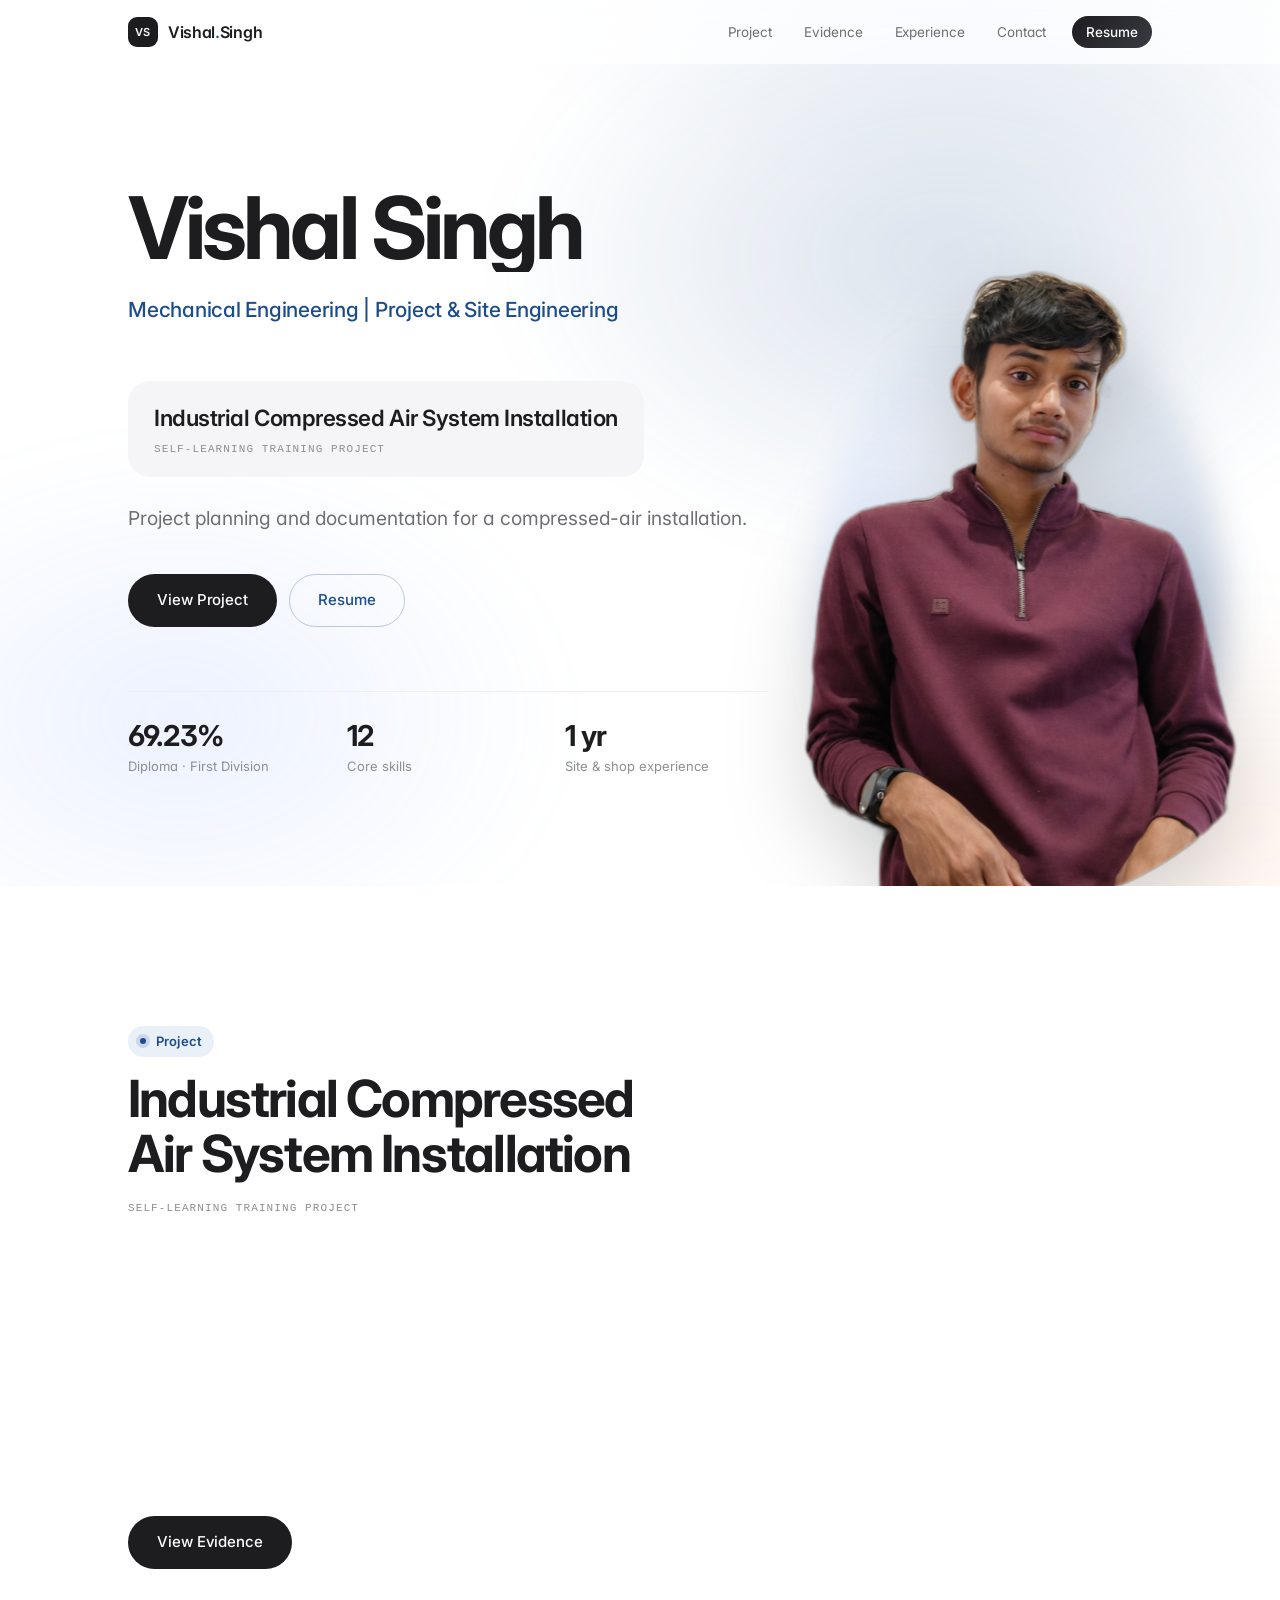
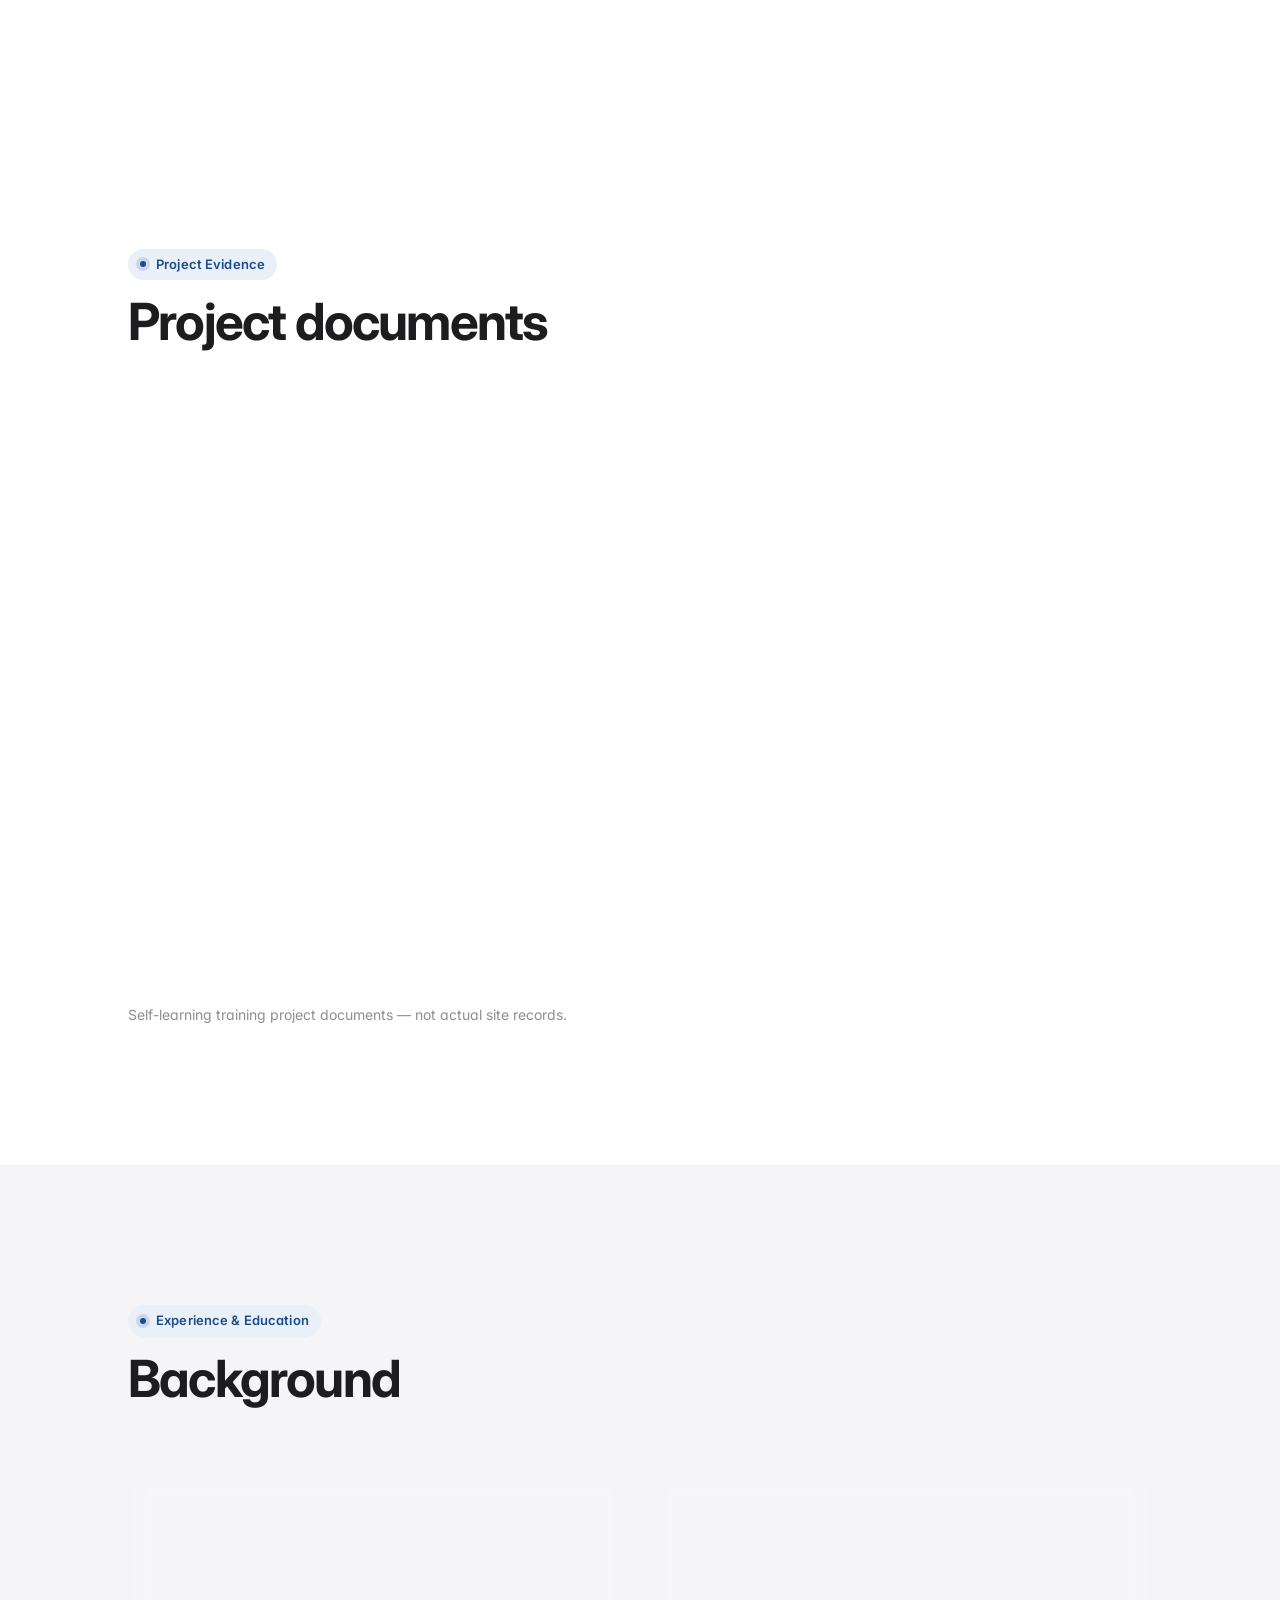
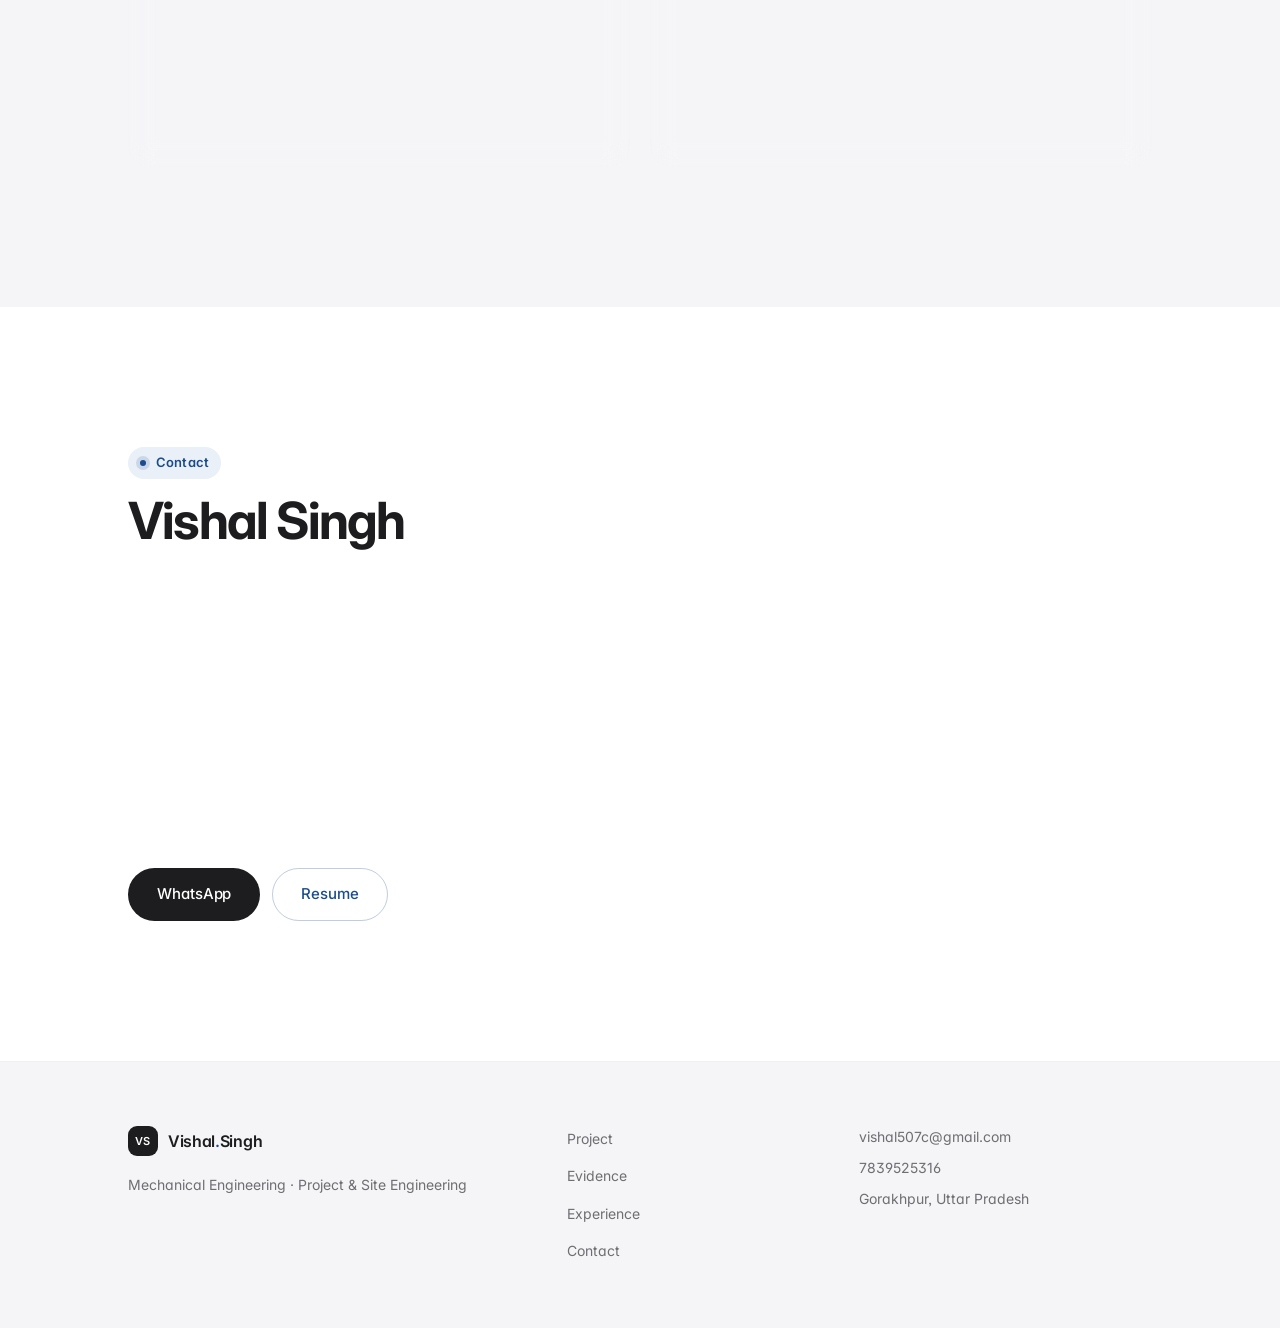
<file: index.html>
<!DOCTYPE html>
<html lang="en">
<head>
  <meta charset="UTF-8" />
  <meta name="viewport" content="width=device-width, initial-scale=1.0" />
  <title>Vishal Singh | Project &amp; Site Engineer | Mechanical Engineering</title>
  <meta name="description" content="Vishal Singh — Mechanical Engineering portfolio for Project &amp; Site Engineering roles: project planning, BOQ, scheduling, material tracking and DPR, backed by a documented self-learning training project." />
  <meta name="author" content="Vishal Singh" />

  <!-- Open Graph (social sharing) -->
  <meta property="og:title" content="Vishal Singh | Project &amp; Site Engineer" />
  <meta property="og:description" content="Mechanical Engineering portfolio — project planning, BOQ, scheduling, material tracking and DPR, backed by a documented self-learning training project." />
  <meta property="og:type" content="website" />

  <link rel="preconnect" href="https://fonts.googleapis.com" />
  <link rel="preconnect" href="https://fonts.gstatic.com" crossorigin />
  <link href="https://fonts.googleapis.com/css2?family=Inter:wght@400;500;600;700;800&display=swap" rel="stylesheet" />
  <link rel="stylesheet" href="style.css" />
</head>
<body>

  <!-- ============ NAVBAR ============ -->
  <nav class="navbar" id="navbar" data-component="navbar">
    <div class="container nav-container">
      <a href="#home" class="nav-logo">
        <span class="logo-mark">VS</span>
        <span class="logo-text">Vishal<span class="logo-dot">.</span>Singh</span>
      </a>

      <ul class="nav-menu" id="navMenu">
        <li><a href="#project" class="nav-link">Project</a></li>
        <li><a href="#evidence" class="nav-link">Evidence</a></li>
        <li><a href="#experience" class="nav-link">Experience</a></li>
        <li><a href="#contact" class="nav-link">Contact</a></li>
        <li><a href="resume.html" class="nav-link nav-cta">Resume</a></li>
      </ul>

      <button class="hamburger" id="hamburger" aria-label="Toggle navigation menu" aria-expanded="false">
        <span class="bar"></span>
        <span class="bar"></span>
        <span class="bar"></span>
      </button>
    </div>
  </nav>

  <!-- ============ HERO ============ -->
  <header class="hero" id="home" data-component="hero">
    <div class="container hero-container">
      <h1 class="hero-title">Vishal Singh</h1>
      <p class="hero-role">Mechanical Engineering | Project &amp; Site Engineering</p>

      <div class="hero-project">
        <p class="hero-project-title">Industrial Compressed Air System Installation</p>
        <p class="hero-project-tag">Self-Learning Training Project</p>
      </div>

      <p class="hero-desc">
        Project planning and documentation for a compressed-air installation.
      </p>

      <div class="hero-btns">
        <a href="#project" class="btn btn-primary">View Project</a>
        <a href="resume.html" class="btn btn-outline">Resume</a>
      </div>

      <dl class="hero-stats">
        <div><dt>69.23%</dt><dd>Diploma · First Division</dd></div>
        <div><dt>12</dt><dd>Core skills</dd></div>
        <div><dt>1 yr</dt><dd>Site &amp; shop experience</dd></div>
      </dl>
    </div>

    <div class="hero-portrait" aria-hidden="true">
      <div class="portrait-tilt" id="portraitTilt">
        <img class="portrait-img" src="assets/images/portrait-nobg.png" alt="" />
        <span class="portrait-shadow"></span>
      </div>
    </div>
  </header>

  <!-- ============ FEATURED PROJECT ============ -->
  <section class="section" id="project" data-component="project-section">
    <div class="container">
      <div class="section-head">
        <span class="section-label">Project</span>
        <h2 class="section-title">Industrial Compressed Air System Installation</h2>
        <p class="project-tag">Self-Learning Training Project</p>
      </div>

      <div class="project-facts">
        <div class="project-fact">
          <span class="project-fact-label">The Problem</span>
          <p class="project-fact-text">
            How to plan and document an industrial compressed-air
            installation before execution.
          </p>
        </div>
        <div class="project-fact">
          <span class="project-fact-label">The Work</span>
          <p class="project-fact-text">
            Project planning · BOQ · Scheduling · Material Tracking · DPR
          </p>
        </div>
        <div class="project-fact">
          <span class="project-fact-label">The Evidence</span>
          <p class="project-fact-text">
            Project Charter · BOQ · MS Project · Material Tracking · DPR
          </p>
        </div>
      </div>

      <div class="project-cta">
        <a href="#evidence" class="btn btn-primary">View Evidence</a>
      </div>
    </div>
  </section>

  <!-- ============ PROJECT EVIDENCE ============ -->
  <section class="section" id="evidence" data-component="evidence-section">
    <div class="container">
      <div class="section-head">
        <span class="section-label">Project Evidence</span>
        <h2 class="section-title">Project documents</h2>
      </div>

      <div class="docs-grid">
        <article class="doc-card">
          <div class="doc-top">
            <span class="doc-num">01</span>
            <span class="doc-type">DOCX</span>
          </div>
          <h3 class="doc-title">Project Charter</h3>
          <p class="doc-desc">Project scope, objectives, deliverables and execution definition.</p>
          <div class="doc-actions">
            <a class="doc-link" href="assets/documents/project-charter.docx" target="_blank" rel="noopener">View</a>
          </div>
        </article>

        <article class="doc-card">
          <div class="doc-top">
            <span class="doc-num">02</span>
            <span class="doc-type">XLSX</span>
          </div>
          <h3 class="doc-title">BOQ — Compressed Air System</h3>
          <p class="doc-desc">Equipment, piping and accessory quantities used for project planning.</p>
          <div class="doc-actions">
            <a class="doc-link" href="assets/documents/boq-compressed-air-system.xlsx" target="_blank" rel="noopener">View</a>
          </div>
        </article>

        <article class="doc-card">
          <div class="doc-top">
            <span class="doc-num">03</span>
            <span class="doc-type">MPP</span>
          </div>
          <h3 class="doc-title">Project Schedule — MS Project</h3>
          <p class="doc-desc">Activities, durations, dependencies, resources and baseline.</p>
          <div class="doc-actions">
            <a class="doc-link" href="assets/documents/project-schedule.mpp" target="_blank" rel="noopener">View</a>
          </div>
        </article>

        <article class="doc-card">
          <div class="doc-top">
            <span class="doc-num">04</span>
            <span class="doc-type">XLSX</span>
          </div>
          <h3 class="doc-title">Material Tracking</h3>
          <p class="doc-desc">Material requirement, vendor, delivery, inspection and tracking records.</p>
          <div class="doc-actions">
            <a class="doc-link" href="assets/documents/material-tracking.xlsx" target="_blank" rel="noopener">View</a>
          </div>
        </article>

        <article class="doc-card">
          <div class="doc-top">
            <span class="doc-num">05</span>
            <span class="doc-type">XLSX</span>
          </div>
          <h3 class="doc-title">DPR / Progress Report</h3>
          <p class="doc-desc">Daily work progress, manpower and execution tracking.</p>
          <div class="doc-actions">
            <a class="doc-link" href="assets/documents/dpr-progress-report.xlsx" target="_blank" rel="noopener">View</a>
          </div>
        </article>
      </div>

      <p class="docs-note">Self-learning training project documents — not actual site records.</p>
    </div>
  </section>

  <!-- ============ EXPERIENCE & EDUCATION ============ -->
  <section class="section section-soft" id="experience" data-component="experience-section">
    <div class="container">
      <div class="section-head">
        <span class="section-label">Experience &amp; Education</span>
        <h2 class="section-title">Background</h2>
      </div>

      <div class="background-grid">
        <div class="exp-block">
          <p class="block-period">July 2022 – August 2023</p>
          <h3 class="block-title">Electrical Shop Assistant</h3>
          <p class="block-org">Vishal Electric &amp; Electronics</p>
          <ul class="block-list">
            <li>Maintained inventory records</li>
            <li>Tracked stock and order requirements</li>
            <li>Handled daily shop operations</li>
          </ul>
        </div>

        <div class="edu-block">
          <p class="block-period">2023 – 2026</p>
          <h3 class="block-title">Diploma in Mechanical Engineering</h3>
          <p class="block-org">Saroj Institute of Management &amp; Technology, Lucknow</p>
          <p class="block-result">69.23% · First Division</p>
        </div>
      </div>
    </div>
  </section>

  <!-- ============ CONTACT ============ -->
  <section class="section" id="contact" data-component="contact-section">
    <div class="container">
      <div class="section-head">
        <span class="section-label">Contact</span>
        <h2 class="section-title">Vishal Singh</h2>
      </div>

      <div class="contact-grid">
        <ul class="contact-list">
          <li class="contact-row">
            <span class="contact-label">Email</span>
            <a href="mailto:vishal507c@gmail.com">vishal507c@gmail.com</a>
          </li>
          <li class="contact-row">
            <span class="contact-label">Phone</span>
            <a href="tel:+917839525316">7839525316</a>
          </li>
          <li class="contact-row">
            <span class="contact-label">Location</span>
            <span class="contact-value">Gorakhpur, Uttar Pradesh</span>
          </li>
        </ul>

        <div class="contact-actions">
          <a class="btn btn-primary" href="https://wa.me/917839525316" target="_blank" rel="noopener">WhatsApp</a>
          <a class="btn btn-outline" href="resume.html">Resume</a>
        </div>
      </div>
    </div>
  </section>

  <!-- ============ FOOTER ============ -->
  <footer class="footer" data-component="footer">
    <div class="container footer-grid">
      <div class="footer-brand">
        <a href="#home" class="nav-logo">
          <span class="logo-mark">VS</span>
          <span class="logo-text">Vishal<span class="logo-dot">.</span>Singh</span>
        </a>
        <p>Mechanical Engineering · Project &amp; Site Engineering</p>
      </div>
      <div class="footer-links">
        <ul>
          <li><a href="#project">Project</a></li>
          <li><a href="#evidence">Evidence</a></li>
          <li><a href="#experience">Experience</a></li>
          <li><a href="#contact">Contact</a></li>
        </ul>
      </div>
      <div class="footer-contact">
        <p><a href="mailto:vishal507c@gmail.com">vishal507c@gmail.com</a></p>
        <p><a href="tel:+917839525316">7839525316</a></p>
        <p>Gorakhpur, Uttar Pradesh</p>
      </div>
    </div>
  </footer>

  <script type="module" src="js/main.js"></script>
  <script>
    (function () {
      var cards = document.querySelectorAll('.project-fact, .doc-card, .exp-block, .edu-block, .contact-list');
      cards.forEach(function (c) { c.classList.add('spot'); });
      cards.forEach(function (c) {
        c.addEventListener('pointermove', function (e) {
          var r = c.getBoundingClientRect();
          c.style.setProperty('--mx', (e.clientX - r.left) + 'px');
          c.style.setProperty('--my', (e.clientY - r.top) + 'px');
        });
      });

      var tilt = document.getElementById('portraitTilt');
      if (!tilt || window.matchMedia('(pointer: coarse)').matches) return;
      if (window.matchMedia('(prefers-reduced-motion: reduce)').matches) return;
      var hero = document.getElementById('home');
      hero.addEventListener('mousemove', function (e) {
        var r = tilt.getBoundingClientRect();
        var x = (e.clientX - (r.left + r.width / 2)) / r.width;
        var y = (e.clientY - (r.top + r.height / 2)) / r.height;
        tilt.style.transform = 'rotateY(' + (x * 14) + 'deg) rotateX(' + (-y * 14) + 'deg)';
      });
      hero.addEventListener('mouseleave', function () {
        tilt.style.transform = 'rotateY(0deg) rotateX(0deg)';
      });
    })();
  </script>
</body>
</html>
</file>
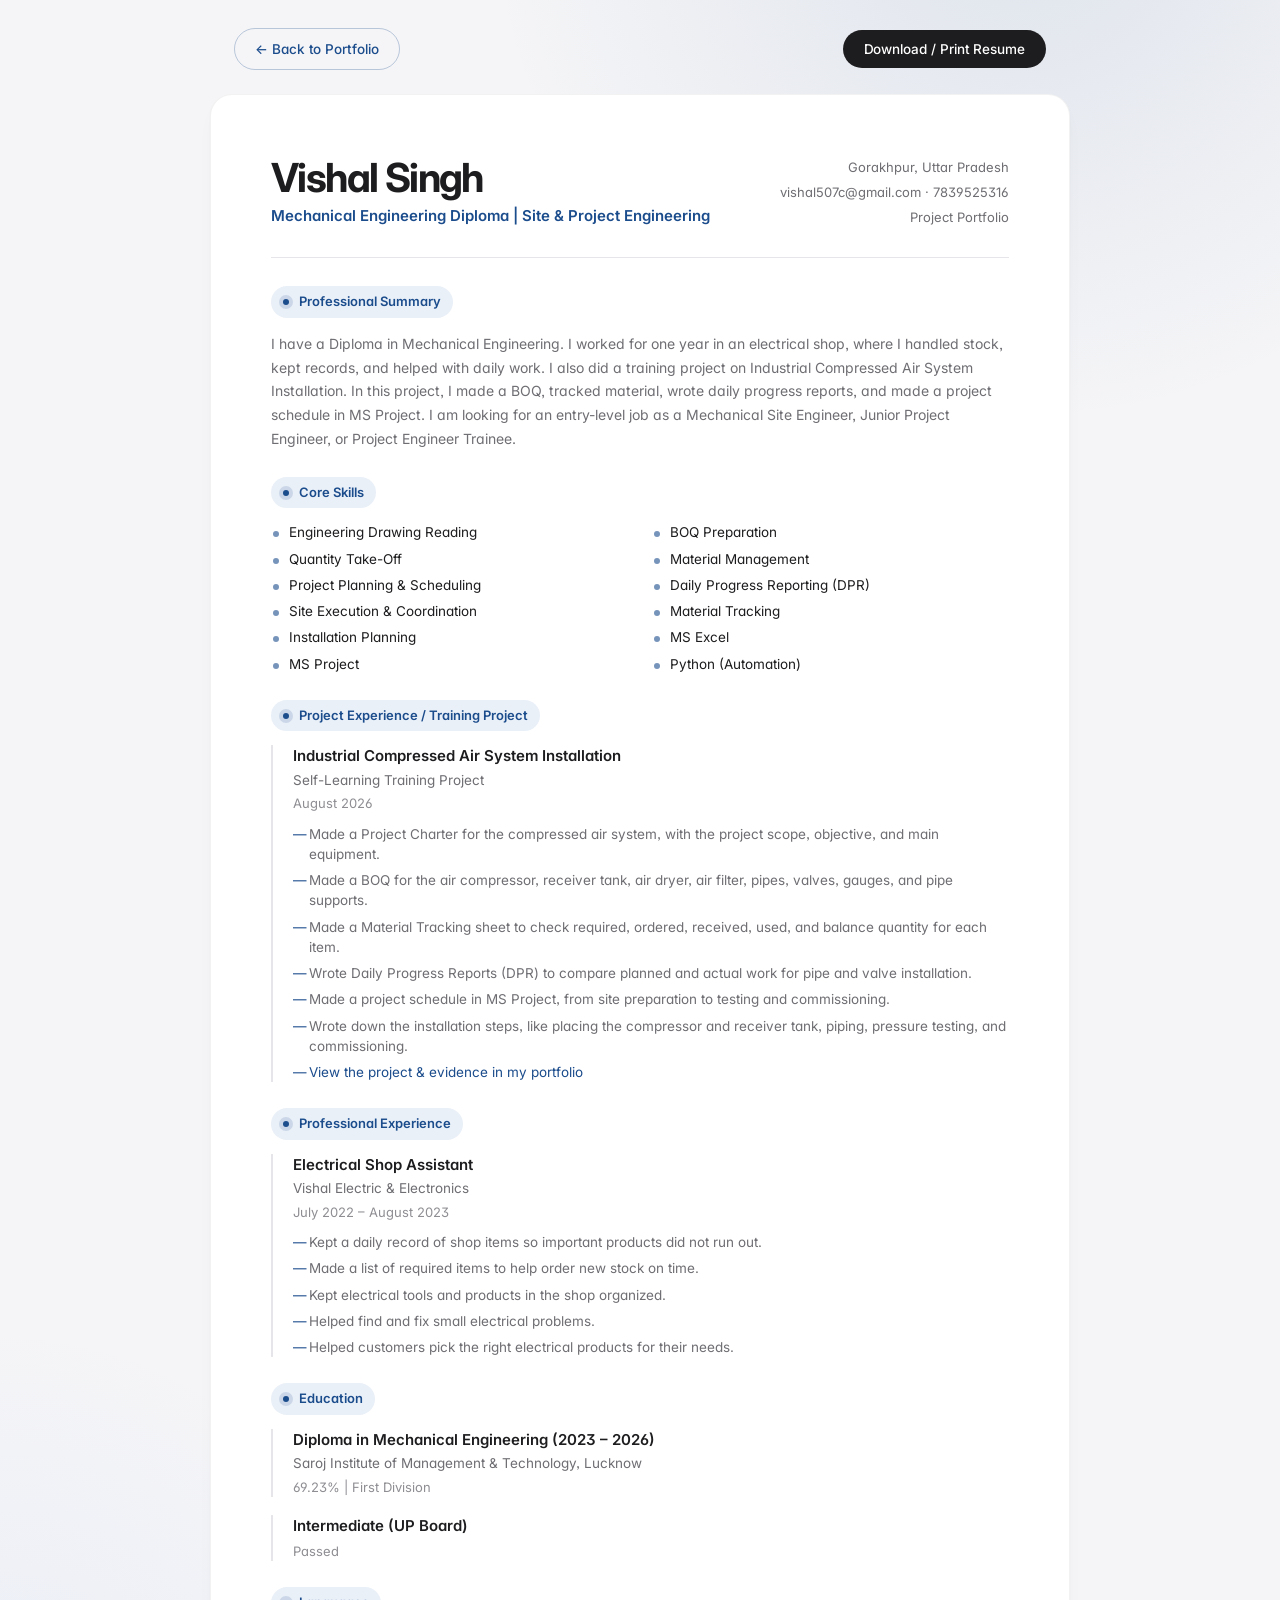
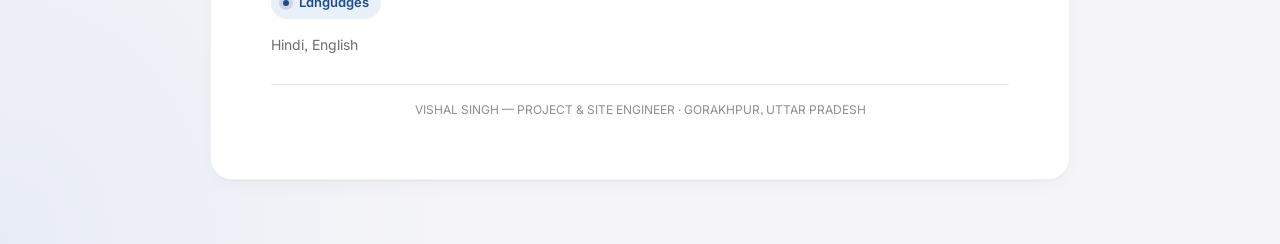
<file: resume.html>
<!DOCTYPE html>
<html lang="en">
<head>
  <meta charset="UTF-8" />
  <meta name="viewport" content="width=device-width, initial-scale=1.0" />
  <title>Vishal Singh | Resume — Project &amp; Site Engineer</title>
  <meta name="description" content="Resume of Vishal Singh — Project &amp; Site Engineer, Diploma in Mechanical Engineering. Project planning, scheduling, WBS, DPR, material management." />
  <meta name="author" content="Vishal Singh" />
  <link rel="preconnect" href="https://fonts.googleapis.com" />
  <link rel="preconnect" href="https://fonts.gstatic.com" crossorigin />
  <link href="https://fonts.googleapis.com/css2?family=Inter:wght@400;500;600;700;800&display=swap" rel="stylesheet" />
  <link rel="stylesheet" href="style.css" />
  <style>
    /* ---------- Resume page layout (uses shared design tokens) ---------- */
    body {
      background:
        radial-gradient(60% 40% at 80% -5%, rgba(27, 76, 140, 0.10), transparent 70%),
        radial-gradient(50% 40% at 0% 100%, rgba(120, 160, 255, 0.10), transparent 70%),
        var(--bg-soft);
      min-height: 100vh;
    }
    @keyframes sheen { to { background-position: 200% center; } }

    .resume-toolbar {
      max-width: 860px;
      margin: 0 auto;
      padding: 28px 24px 0;
      display: flex;
      justify-content: space-between;
      align-items: center;
      gap: 16px;
      flex-wrap: wrap;
    }
    .resume-toolbar .btn { font-size: 13.5px; padding: 10px 20px; }

    .resume {
      max-width: 860px;
      margin: 24px auto 64px;
      background: #fff;
      border-radius: var(--radius-lg);
      border: 1px solid rgba(0, 0, 0, 0.05);
      box-shadow: var(--shadow-card);
      padding: clamp(36px, 5vw, 60px);
      position: relative;
      overflow: hidden;
    }

    .resume-header {
      border-bottom: 1px solid var(--line);
      padding-bottom: 28px;
      margin-bottom: 28px;
      display: flex;
      justify-content: space-between;
      gap: 24px;
      flex-wrap: wrap;
    }
    .resume-name {
      font-size: 40px;
      font-weight: 700;
      letter-spacing: -0.04em;
      line-height: 1.04;
      background: linear-gradient(110deg, var(--ink) 35%, #1b4c8c 50%, var(--ink) 65%);
      background-size: 220% auto;
      -webkit-background-clip: text;
      background-clip: text;
      color: transparent;
      animation: sheen 7s linear infinite;
      line-height: 1.15;
    }
    .resume-role {
      font-size: 15px;
      font-weight: 600;
      color: var(--accent);
      margin-top: 4px;
    }
    .resume-contact {
      text-align: right;
      font-size: 13px;
      color: var(--muted);
      line-height: 1.9;
    }
    .resume-contact a { color: var(--muted); }
    .resume-contact a:hover { color: var(--accent); }

    .resume-section { margin-bottom: 26px; }
    .resume-section:last-child { margin-bottom: 0; }
    .resume-section-title {
      display: inline-flex;
      align-items: center;
      gap: 10px;
      font-size: 13px;
      font-weight: 600;
      color: var(--accent);
      background: var(--accent-soft);
      padding: 6px 12px;
      border-radius: var(--radius-pill);
      margin-bottom: 14px;
    }
    .resume-section-title::before {
      content: '';
      width: 6px;
      height: 6px;
      border-radius: 50%;
      background: var(--accent);
      box-shadow: 0 0 0 4px rgba(27, 76, 140, 0.15);
    }
    .resume-text {
      font-size: 14px;
      color: var(--muted);
      line-height: 1.7;
    }

    .resume-skills {
      display: grid;
      grid-template-columns: repeat(2, 1fr);
      gap: 6px 24px;
      padding: 0;
    }
    .resume-skills li {
      font-size: 13.5px;
      color: var(--ink);
      padding-left: 18px;
      position: relative;
    }
    .resume-skills li::before {
      content: '';
      position: absolute;
      left: 2px;
      top: 9px;
      width: 6px;
      height: 6px;
      background: var(--accent);
      border-radius: 50%;
      opacity: 0.6;
    }

    .resume-item {
      border-left: 2px solid var(--line);
      padding-left: 20px;
      margin-bottom: 18px;
    }
    .resume-item:last-child { margin-bottom: 0; }
    .resume-item-title {
      font-size: 15px;
      font-weight: 600;
      color: var(--ink);
    }
    .resume-item-org {
      font-size: 13.5px;
      color: var(--muted);
      margin-top: 2px;
    }
    .resume-item-period {
      font-size: 13px;
      color: var(--faint);
      margin-top: 4px;
    }
    .resume-item ul {
      margin-top: 10px;
      display: flex;
      flex-direction: column;
      gap: 6px;
      padding: 0;
    }
    .resume-item ul li {
      font-size: 13.5px;
      color: var(--muted);
      padding-left: 16px;
      position: relative;
    }
    .resume-item ul li::before {
      content: '—';
      position: absolute;
      left: 0;
      top: 0;
      color: var(--accent);
    }
    .resume-link {
      color: var(--accent);
      border-bottom: 1px solid transparent;
      transition: color 0.3s ease;
    }
    .resume-link:hover { color: var(--accent-dark); }

    .resume-footer {
      margin-top: 28px;
      padding-top: 16px;
      border-top: 1px solid var(--line);
      font-size: 12px;
      color: var(--faint);
      text-align: center;
    }

    /* ---------- Print (Ctrl+P → Save as PDF) ---------- */
    @media print {
      body { background: #fff; }
      .resume-toolbar { display: none; }
      .resume {
        margin: 0;
        border: none;
        box-shadow: none;
        max-width: none;
        padding: 0;
      }
      .resume-footer { page-break-inside: avoid; }
    }

    @media (max-width: 560px) {
      .resume-contact { text-align: left; }
      .resume-skills { grid-template-columns: 1fr; }
    }
  </style>
</head>
<body>

  <div class="resume-toolbar">
    <a class="btn btn-outline" href="index.html">&larr; Back to Portfolio</a>
    <button class="btn btn-primary" id="printBtn">Download / Print Resume</button>
  </div>

  <main class="resume">
    <header class="resume-header">
      <div>
        <h1 class="resume-name">Vishal Singh</h1>
        <p class="resume-role">Mechanical Engineering Diploma | Site &amp; Project Engineering</p>
      </div>
      <div class="resume-contact">
        Gorakhpur, Uttar Pradesh<br />
        <a href="mailto:vishal507c@gmail.com">vishal507c@gmail.com</a> ·
        <a href="tel:+917839525316">7839525316</a><br />
        <a href="https://vishal507c-spec.github.io/website" target="_blank" rel="noopener">Project Portfolio</a>
      </div>
    </header>

    <section class="resume-section">
      <h2 class="resume-section-title">Professional Summary</h2>
      <p class="resume-text">
        I have a Diploma in Mechanical Engineering. I worked for one year in an electrical
        shop, where I handled stock, kept records, and helped with daily work. I also did a
        training project on Industrial Compressed Air System Installation. In this project, I
        made a BOQ, tracked material, wrote daily progress reports, and made a project schedule
        in MS Project. I am looking for an entry-level job as a Mechanical Site Engineer,
        Junior Project Engineer, or Project Engineer Trainee.
      </p>
    </section>

    <section class="resume-section">
      <h2 class="resume-section-title">Core Skills</h2>
      <ul class="resume-skills">
        <li>Engineering Drawing Reading</li>
        <li>BOQ Preparation</li>
        <li>Quantity Take-Off</li>
        <li>Material Management</li>
        <li>Project Planning &amp; Scheduling</li>
        <li>Daily Progress Reporting (DPR)</li>
        <li>Site Execution &amp; Coordination</li>
        <li>Material Tracking</li>
        <li>Installation Planning</li>
        <li>MS Excel</li>
        <li>MS Project</li>
        <li>Python (Automation)</li>
      </ul>
    </section>

    <section class="resume-section">
      <h2 class="resume-section-title">Project Experience / Training Project</h2>
      <div class="resume-item">
        <p class="resume-item-title">Industrial Compressed Air System Installation</p>
        <p class="resume-item-org">Self-Learning Training Project</p>
        <p class="resume-item-period">August 2026</p>
        <ul>
          <li>Made a Project Charter for the compressed air system, with the project scope, objective, and main equipment.</li>
          <li>Made a BOQ for the air compressor, receiver tank, air dryer, air filter, pipes, valves, gauges, and pipe supports.</li>
          <li>Made a Material Tracking sheet to check required, ordered, received, used, and balance quantity for each item.</li>
          <li>Wrote Daily Progress Reports (DPR) to compare planned and actual work for pipe and valve installation.</li>
          <li>Made a project schedule in MS Project, from site preparation to testing and commissioning.</li>
          <li>Wrote down the installation steps, like placing the compressor and receiver tank, piping, pressure testing, and commissioning.</li>
          <li><a class="resume-link" href="index.html#project">View the project &amp; evidence in my portfolio</a></li>
        </ul>
      </div>
    </section>

    <section class="resume-section">
      <h2 class="resume-section-title">Professional Experience</h2>
      <div class="resume-item">
        <p class="resume-item-title">Electrical Shop Assistant</p>
        <p class="resume-item-org">Vishal Electric &amp; Electronics</p>
        <p class="resume-item-period">July 2022 – August 2023</p>
        <ul>
          <li>Kept a daily record of shop items so important products did not run out.</li>
          <li>Made a list of required items to help order new stock on time.</li>
          <li>Kept electrical tools and products in the shop organized.</li>
          <li>Helped find and fix small electrical problems.</li>
          <li>Helped customers pick the right electrical products for their needs.</li>
        </ul>
      </div>
    </section>

    <section class="resume-section">
      <h2 class="resume-section-title">Education</h2>
      <div class="resume-item">
        <p class="resume-item-title">Diploma in Mechanical Engineering (2023 – 2026)</p>
        <p class="resume-item-org">Saroj Institute of Management &amp; Technology, Lucknow</p>
        <p class="resume-item-period">69.23% | First Division</p>
      </div>
      <div class="resume-item">
        <p class="resume-item-title">Intermediate (UP Board)</p>
        <p class="resume-item-period">Passed</p>
      </div>
    </section>

    <section class="resume-section">
      <h2 class="resume-section-title">Languages</h2>
      <p class="resume-text">Hindi, English</p>
    </section>

    <p class="resume-footer">VISHAL SINGH — PROJECT &amp; SITE ENGINEER · GORAKHPUR, UTTAR PRADESH</p>
  </main>

  <script>
    document.getElementById('printBtn').addEventListener('click', function () {
      window.print();
    });
  </script>
</body>
</html>
</file>
<file: style.css>
/* ============================================
   Vishal Singh — Project & Site Engineer
   Premium editorial theme (Apple-inspired)
   ============================================ */

/* ---------- Design Tokens ---------- */
:root {
  --ink: #1d1d1f;
  --ink-2: #2b2b30;
  --muted: #6e6e73;
  --faint: #8e8e93;
  --bg: #ffffff;
  --bg-soft: #f5f5f7;
  --surface: #ffffff;
  --line: #e5e5ea;
  --line-soft: #efeff3;
  --accent: #1b4c8c;
  --accent-dark: #123563;
  --accent-soft: #eaf0f8;
  --radius-lg: 22px;
  --radius: 14px;
  --radius-pill: 999px;
  --shadow-card: 0 1px 2px rgba(0, 0, 0, 0.03), 0 8px 24px -12px rgba(0, 0, 0, 0.08);
  --shadow-lift: 0 2px 4px rgba(0, 0, 0, 0.04), 0 24px 48px -18px rgba(0, 0, 0, 0.18);
  --nav-h: 64px;
  --maxw: 1080px;
  --ease: cubic-bezier(0.25, 0.1, 0.25, 1);
  --ease-out: cubic-bezier(0.16, 1, 0.3, 1);
  --font: 'Inter', -apple-system, BlinkMacSystemFont, 'SF Pro Display', 'Segoe UI', Roboto, sans-serif;
  --mono: ui-monospace, 'SF Mono', 'Cascadia Mono', Menlo, Consolas, monospace;
}

/* ---------- Reset & Base ---------- */
* { margin: 0; padding: 0; box-sizing: border-box; }

html { scroll-behavior: smooth; -webkit-text-size-adjust: 100%; }

body {
  font-family: var(--font);
  color: var(--ink);
  background: var(--bg);
  line-height: 1.5;
  font-size: 17px;
  -webkit-font-smoothing: antialiased;
  -moz-osx-font-smoothing: grayscale;
  text-rendering: optimizeLegibility;
  font-feature-settings: 'cv11', 'ss01', 'ss03';
}

h1, h2, h3 { text-wrap: balance; }
p { text-wrap: pretty; }

img { max-width: 100%; display: block; }
a { text-decoration: none; color: inherit; }
ul { list-style: none; }
section[id], header[id] { scroll-margin-top: var(--nav-h); }

::selection { background: var(--accent-soft); color: var(--accent-dark); }
:focus-visible { outline: 2px solid var(--accent); outline-offset: 3px; border-radius: 6px; }

.container {
  max-width: var(--maxw);
  margin: 0 auto;
  padding: 0 28px;
}

/* ---------- Buttons ---------- */
.btn {
  display: inline-flex;
  align-items: center;
  justify-content: center;
  gap: 8px;
  padding: 14px 28px;
  border-radius: var(--radius-pill);
  font-family: inherit;
  font-weight: 500;
  font-size: 15px;
  letter-spacing: -0.005em;
  border: 1px solid transparent;
  cursor: pointer;
  white-space: nowrap;
  transition: background 0.4s var(--ease-out), color 0.4s var(--ease-out),
              border-color 0.4s var(--ease-out), transform 0.4s var(--ease-out),
              box-shadow 0.4s var(--ease-out);
}
.btn:active { transform: scale(0.97); transition-duration: 0.12s; }

.btn-primary {
  background: var(--ink);
  color: #fff;
}
.btn-primary:hover {
  background: var(--ink-2);
  transform: translateY(-1px);
  box-shadow: 0 12px 28px -12px rgba(29, 29, 31, 0.55);
}

.btn-outline {
  background: transparent;
  color: var(--accent);
  border-color: rgba(27, 76, 140, 0.28);
}
.btn-outline:hover {
  background: var(--accent-soft);
  border-color: var(--accent);
  transform: translateY(-1px);
}

/* ============================================
   NAVBAR
   ============================================ */
.navbar {
  position: fixed;
  top: 0;
  left: 0;
  width: 100%;
  height: var(--nav-h);
  background: rgba(255, 255, 255, 0.72);
  backdrop-filter: saturate(180%) blur(22px);
  -webkit-backdrop-filter: saturate(180%) blur(22px);
  z-index: 1000;
  border-bottom: 1px solid transparent;
  transition: border-color 0.5s var(--ease), background 0.5s var(--ease);
}
.navbar.scrolled {
  border-bottom-color: var(--line-soft);
  background: rgba(255, 255, 255, 0.85);
}

.nav-container {
  height: var(--nav-h);
  display: flex;
  align-items: center;
  justify-content: space-between;
}

.nav-logo {
  display: flex;
  align-items: center;
  gap: 10px;
  font-weight: 600;
  font-size: 16px;
  letter-spacing: -0.02em;
}
.logo-mark {
  width: 30px;
  height: 30px;
  display: grid;
  place-items: center;
  background: var(--ink);
  color: #fff;
  border-radius: 9px;
  font-size: 11px;
  font-weight: 600;
  letter-spacing: 0.04em;
}
.logo-text { color: var(--ink); }
.logo-dot { color: var(--accent); }

.nav-menu {
  display: flex;
  align-items: center;
  gap: 4px;
}
.nav-link {
  position: relative;
  padding: 8px 14px;
  font-weight: 400;
  font-size: 13.5px;
  letter-spacing: -0.005em;
  color: var(--muted);
  border-radius: var(--radius-pill);
  transition: color 0.3s var(--ease-out), background 0.3s var(--ease-out);
}
.nav-link:hover { color: var(--ink); background: rgba(0, 0, 0, 0.04); }
.nav-link.active { color: var(--ink); }

.nav-cta {
  margin-left: 8px;
  background: var(--ink);
  color: #fff;
  font-weight: 500;
}
.nav-cta:hover,
.nav-cta.active { background: var(--ink-2); color: #fff; }

/* Hamburger */
.hamburger {
  display: none;
  flex-direction: column;
  justify-content: center;
  gap: 5px;
  width: 40px;
  height: 40px;
  background: none;
  border: none;
  cursor: pointer;
  padding: 8px;
}
.bar {
  width: 20px;
  height: 1.5px;
  background: var(--ink);
  border-radius: 2px;
  transition: transform 0.45s var(--ease-out), opacity 0.3s ease;
}
.hamburger.active .bar:nth-child(1) { transform: translateY(6.5px) rotate(45deg); }
.hamburger.active .bar:nth-child(2) { opacity: 0; }
.hamburger.active .bar:nth-child(3) { transform: translateY(-6.5px) rotate(-45deg); }

/* ============================================
   HERO
   ============================================ */
.hero {
  padding: calc(var(--nav-h) + 120px) 0 110px;
  background:
    radial-gradient(900px 420px at 80% -10%, rgba(27, 76, 140, 0.07), transparent 70%),
    var(--bg);
}

.hero-container {
  max-width: var(--maxw);
}
.hero-container > * { max-width: 620px; }

.hero-stats {
  display: grid;
  grid-template-columns: repeat(3, 1fr);
  gap: 16px;
  margin-top: 64px;
  padding-top: 28px;
  border-top: 1px solid var(--line-soft);
  max-width: 640px;
}
.hero-stats dt {
  font-size: clamp(1.4rem, 2.4vw, 1.8rem);
  font-weight: 700;
  letter-spacing: -0.03em;
  color: var(--ink);
  line-height: 1.1;
}
.hero-stats dd {
  font-size: 13px;
  color: var(--faint);
  margin-top: 6px;
  line-height: 1.4;
}

.hero-title {
  font-size: clamp(3rem, 7.6vw, 5.4rem);
  font-weight: 700;
  line-height: 1.02;
  letter-spacing: -0.045em;
  margin-bottom: 22px;
}

.hero-role {
  font-size: clamp(1.05rem, 1.8vw, 1.3rem);
  font-weight: 500;
  letter-spacing: -0.012em;
  color: var(--accent);
  margin-bottom: 56px;
}

.hero-project {
  display: inline-flex;
  flex-direction: column;
  gap: 6px;
  padding: 20px 26px;
  margin-bottom: 26px;
  background: var(--bg-soft);
  border-radius: var(--radius-lg);
}
.hero-project-title {
  font-size: clamp(1.15rem, 2vw, 1.4rem);
  font-weight: 600;
  letter-spacing: -0.02em;
  color: var(--ink);
}
.hero-project-tag {
  font-family: var(--mono);
  font-size: 11px;
  font-weight: 500;
  letter-spacing: 0.1em;
  text-transform: uppercase;
  color: var(--faint);
}

.hero-desc {
  font-size: clamp(1.02rem, 1.6vw, 1.2rem);
  line-height: 1.6;
  font-weight: 400;
  color: var(--muted);
  margin-bottom: 40px;
  max-width: 620px;
}

.hero-btns {
  display: flex;
  gap: 12px;
  flex-wrap: wrap;
}

/* ---------- Hero 3D portrait ---------- */
.hero { position: relative; overflow: hidden; }
.hero-portrait {
  position: absolute;
  right: max(12px, calc((100% - var(--maxw)) / 2 - 60px));
  bottom: -30px;
  width: min(440px, 38vw);
  perspective: 1200px;
  pointer-events: none;
  z-index: 1;
}
.portrait-tilt {
  position: relative;
  transform-style: preserve-3d;
  transition: transform 0.9s var(--ease-out);
  will-change: transform;
}
.portrait-img {
  width: 100%;
  height: auto;
  filter: drop-shadow(0 30px 40px rgba(0, 0, 0, 0.18));
  transform: translateZ(40px);
}
.portrait-shadow {
  position: absolute;
  left: 10%;
  right: 10%;
  bottom: -18px;
  height: 36px;
  background: radial-gradient(closest-side, rgba(0, 0, 0, 0.22), transparent);
  transform: translateZ(-20px);
  filter: blur(6px);
}
.hero-container { position: relative; z-index: 2; }

/* ============================================
   SECTIONS (shared)
   ============================================ */
.section { padding: clamp(96px, 11vw, 140px) 0; }
.section-soft {
  background: var(--bg-soft);
}

.section-head {
  max-width: 760px;
  margin-bottom: 64px;
}
.section-label {
  display: block;
  font-size: 13px;
  font-weight: 600;
  letter-spacing: 0.01em;
  color: var(--accent);
  margin-bottom: 14px;
}
.section-title {
  font-size: clamp(2.1rem, 4.4vw, 3.2rem);
  font-weight: 700;
  letter-spacing: -0.035em;
  line-height: 1.08;
  color: var(--ink);
}

/* ============================================
   PROJECT
   ============================================ */
.project-tag {
  display: inline-block;
  margin-top: 18px;
  font-family: var(--mono);
  font-size: 11px;
  font-weight: 500;
  letter-spacing: 0.1em;
  text-transform: uppercase;
  color: var(--faint);
}

.project-facts {
  display: grid;
  grid-template-columns: repeat(3, 1fr);
  gap: 20px;
}
.project-fact {
  background: var(--bg-soft);
  border-radius: var(--radius-lg);
  padding: 32px 30px 34px;
  transition: translate 0.6s var(--ease-out), box-shadow 0.6s var(--ease-out);
}
.project-fact:hover {
  translate: 0 -3px;
  box-shadow: var(--shadow-card);
}
.project-fact-label {
  display: block;
  font-size: 13px;
  font-weight: 600;
  color: var(--accent);
  margin-bottom: 14px;
}
.project-fact-text {
  font-size: 17px;
  line-height: 1.5;
  letter-spacing: -0.012em;
  font-weight: 400;
  color: var(--ink);
}

.project-cta {
  margin-top: 56px;
}

/* ============================================
   PROJECT EVIDENCE
   ============================================ */
.docs-grid {
  display: grid;
  grid-template-columns: repeat(3, 1fr);
  gap: 20px;
}
.doc-card {
  background: var(--surface);
  border: 1px solid var(--line-soft);
  border-radius: var(--radius-lg);
  padding: 28px 28px 24px;
  display: flex;
  flex-direction: column;
  box-shadow: var(--shadow-card);
  transition: translate 0.7s var(--ease-out), box-shadow 0.7s var(--ease-out), border-color 0.5s var(--ease-out);
}
.doc-card:hover {
  translate: 0 -4px;
  border-color: transparent;
  box-shadow: var(--shadow-lift);
}
.doc-top {
  display: flex;
  justify-content: space-between;
  align-items: center;
  margin-bottom: 36px;
}
.doc-num {
  font-family: var(--mono);
  font-size: 12px;
  color: var(--faint);
  letter-spacing: 0.04em;
}
.doc-type {
  font-family: var(--mono);
  font-size: 10.5px;
  font-weight: 600;
  letter-spacing: 0.08em;
  color: var(--accent);
  background: var(--accent-soft);
  padding: 4px 10px;
  border-radius: var(--radius-pill);
}
.doc-title {
  font-size: 19px;
  font-weight: 600;
  letter-spacing: -0.02em;
  color: var(--ink);
  margin-bottom: 10px;
  line-height: 1.3;
}
.doc-desc {
  font-size: 15px;
  line-height: 1.55;
  color: var(--muted);
  flex: 1;
}
.doc-actions {
  margin-top: 26px;
  display: flex;
}
.doc-link {
  display: inline-flex;
  align-items: center;
  gap: 6px;
  font-size: 15px;
  font-weight: 500;
  color: var(--accent);
  transition: gap 0.4s var(--ease-out), color 0.3s ease;
}
.doc-link::after {
  content: '→';
  transition: transform 0.4s var(--ease-out);
}
.doc-link:hover { color: var(--accent-dark); }
.doc-link:hover::after { transform: translateX(3px); }

.docs-note {
  margin-top: 36px;
  font-size: 14px;
  color: var(--faint);
}

/* ============================================
   EXPERIENCE & EDUCATION
   ============================================ */
.background-grid {
  display: grid;
  grid-template-columns: 1fr 1fr;
  gap: 20px;
  align-items: stretch;
}
.exp-block,
.edu-block {
  background: var(--surface);
  border-radius: var(--radius-lg);
  padding: 40px 36px;
  box-shadow: var(--shadow-card);
}
.block-period {
  font-size: 13px;
  font-weight: 600;
  color: var(--accent);
  margin-bottom: 16px;
}
.block-title {
  font-size: 22px;
  font-weight: 600;
  letter-spacing: -0.02em;
  color: var(--ink);
  margin-bottom: 6px;
  line-height: 1.25;
}
.block-org {
  font-size: 15px;
  color: var(--muted);
  margin-bottom: 28px;
}
.block-list {
  display: flex;
  flex-direction: column;
  gap: 14px;
}
.block-list li {
  font-size: 15px;
  color: var(--muted);
  padding-left: 22px;
  position: relative;
}
.block-list li::before {
  content: '';
  position: absolute;
  left: 2px;
  top: 9px;
  width: 6px;
  height: 6px;
  border-radius: 50%;
  background: var(--accent);
  opacity: 0.6;
}
.block-result {
  display: inline-block;
  font-size: 15px;
  font-weight: 600;
  color: var(--accent);
  background: var(--accent-soft);
  padding: 8px 14px;
  border-radius: var(--radius-pill);
  margin-top: 4px;
}

/* ============================================
   CONTACT
   ============================================ */
.contact-grid {
  max-width: 640px;
}
.contact-list {
  margin-bottom: 40px;
  background: var(--surface);
  border-radius: var(--radius-lg);
  box-shadow: var(--shadow-card);
  padding: 8px 28px;
}
.contact-row {
  display: flex;
  justify-content: space-between;
  align-items: center;
  gap: 20px;
  padding: 20px 0;
  border-bottom: 1px solid var(--line-soft);
}
.contact-row:last-child { border-bottom: none; }
.contact-label {
  font-size: 14px;
  color: var(--faint);
  white-space: nowrap;
}
.contact-row a,
.contact-value {
  font-size: 17px;
  font-weight: 500;
  letter-spacing: -0.01em;
  color: var(--accent);
  transition: color 0.3s ease;
}
.contact-row a:hover { color: var(--accent-dark); }
.contact-value { color: var(--ink); }

.contact-actions {
  display: flex;
  gap: 12px;
  flex-wrap: wrap;
}

/* ============================================
   FOOTER
   ============================================ */
.footer {
  background: var(--bg-soft);
  color: var(--muted);
  border-top: 1px solid var(--line-soft);
}
.footer-grid {
  display: grid;
  grid-template-columns: 1.6fr 1fr 1.2fr;
  gap: 48px;
  padding-top: 64px;
  padding-bottom: 64px;
}
.footer .nav-logo { color: var(--ink); margin-bottom: 18px; }
.footer-brand p {
  font-size: 14px;
  line-height: 1.6;
}
.footer-links ul { display: flex; flex-direction: column; gap: 12px; }
.footer-links a {
  font-size: 14px;
  color: var(--muted);
  transition: color 0.3s ease;
}
.footer-links a:hover { color: var(--ink); }
.footer-contact p { font-size: 14px; margin-bottom: 10px; }
.footer-contact a {
  color: var(--muted);
  transition: color 0.3s ease;
}
.footer-contact a:hover { color: var(--ink); }

/* ============================================
   SCROLL REVEAL
   ============================================ */
.reveal {
  opacity: 0;
  transform: translateY(24px);
  filter: blur(8px);
  transition: opacity 1s var(--ease-out), transform 1s var(--ease-out), filter 1s var(--ease-out);
}
.reveal.visible {
  opacity: 1;
  transform: translateY(0);
  filter: blur(0);
}
.delay-1 { transition-delay: 0.1s; }
.delay-2 { transition-delay: 0.2s; }
.delay-3 { transition-delay: 0.3s; }
.delay-4 { transition-delay: 0.4s; }
.delay-5 { transition-delay: 0.5s; }

@media (prefers-reduced-motion: reduce) {
  html { scroll-behavior: auto; }
  .reveal { opacity: 1; transform: none; filter: none; transition: none; }
  .btn, .doc-card, .project-fact { transition: none; }
}

/* ============================================
   2026 VISUAL LAYER
   ============================================ */
@keyframes sheen { to { background-position: 200% center; } }
@keyframes drift {
  0% { transform: translate3d(0, 0, 0) scale(1); }
  100% { transform: translate3d(-4%, 6%, 0) scale(1.08); }
}
@keyframes spin { to { transform: rotate(360deg); } }
@keyframes float {
  0%, 100% { transform: translate3d(0, 0, 0); }
  50% { transform: translate3d(0, -12px, 0); }
}

.hero::before {
  content: '';
  position: absolute;
  inset: -10% -10% auto;
  height: 130%;
  background:
    radial-gradient(42% 38% at 70% 30%, rgba(27, 76, 140, 0.16), transparent 70%),
    radial-gradient(36% 34% at 20% 70%, rgba(120, 160, 255, 0.14), transparent 70%),
    radial-gradient(30% 30% at 90% 80%, rgba(255, 170, 120, 0.10), transparent 70%);
  filter: blur(30px);
  animation: drift 16s ease-in-out infinite alternate;
  pointer-events: none;
  z-index: 0;
}

.hero-title {
  background: linear-gradient(110deg, var(--ink) 35%, #1b4c8c 50%, var(--ink) 65%);
  background-size: 220% auto;
  -webkit-background-clip: text;
  background-clip: text;
  color: transparent;
  animation: sheen 7s linear infinite;
}

.hero-portrait::before {
  content: '';
  position: absolute;
  inset: 6% 4%;
  border-radius: 50%;
  background: conic-gradient(from 0deg, rgba(27, 76, 140, 0.0), rgba(27, 76, 140, 0.35), rgba(120, 160, 255, 0.25), rgba(27, 76, 140, 0.0));
  filter: blur(18px);
  animation: spin 14s linear infinite;
  z-index: -1;
}
.portrait-tilt { animation: float 7s ease-in-out infinite; }

.btn-primary { position: relative; overflow: hidden; }
.btn-primary::after {
  content: '';
  position: absolute;
  top: 0;
  left: -75%;
  width: 50%;
  height: 100%;
  background: linear-gradient(100deg, transparent, rgba(255, 255, 255, 0.28), transparent);
  transform: skewX(-20deg);
  transition: left 0.9s var(--ease-out);
}
.btn-primary:hover::after { left: 130%; }

/* Cursor-following glow on cards */
.spot { position: relative; isolation: isolate; overflow: hidden; }
.spot::before {
  content: '';
  position: absolute;
  inset: 0;
  background: radial-gradient(360px circle at var(--mx, 50%) var(--my, 50%), rgba(27, 76, 140, 0.10), transparent 60%);
  opacity: 0;
  transition: opacity 0.5s ease;
  pointer-events: none;
  z-index: -1;
}
.spot:hover::before { opacity: 1; }

.project-fact,
.doc-card,
.exp-block,
.edu-block,
.contact-list {
  border: 1px solid rgba(0, 0, 0, 0.05);
  backdrop-filter: saturate(160%) blur(12px);
}

.section-label {
  display: inline-flex;
  align-items: center;
  gap: 10px;
  padding: 6px 12px;
  border-radius: var(--radius-pill);
  background: var(--accent-soft);
}
.section-label::before {
  content: '';
  width: 6px;
  height: 6px;
  border-radius: 50%;
  background: var(--accent);
  box-shadow: 0 0 0 4px rgba(27, 76, 140, 0.15);
}

.nav-cta {
  background: linear-gradient(135deg, #1d1d1f, #3a3a44);
}

@media (prefers-reduced-motion: reduce) {
  .hero::before, .hero-title, .hero-portrait::before, .portrait-tilt { animation: none; }
  .spot::before { display: none; }
}

/* ============================================
   RESPONSIVE
   ============================================ */
@media (max-width: 1024px) {
  .docs-grid { grid-template-columns: repeat(2, 1fr); }
  .project-facts { grid-template-columns: 1fr; }
  .footer-grid { grid-template-columns: 1fr 1fr; }
}

@media (max-width: 768px) {
  body { font-size: 16px; }
  .section { padding: 80px 0; }
  .container { padding: 0 22px; }

  /* Mobile nav */
  .hamburger { display: flex; z-index: 1100; }
  .nav-menu {
    position: fixed;
    top: var(--nav-h);
    left: 0;
    width: 100%;
    flex-direction: column;
    align-items: stretch;
    background: rgba(255, 255, 255, 0.97);
    backdrop-filter: blur(20px);
    -webkit-backdrop-filter: blur(20px);
    padding: 10px 22px 24px;
    border-bottom: 1px solid var(--line-soft);
    gap: 2px;
    transform: translateY(-120%);
    opacity: 0;
    transition: transform 0.6s var(--ease-out), opacity 0.4s ease;
  }
  .nav-menu.open { transform: translateY(0); opacity: 1; }
  .nav-link { display: block; padding: 14px 10px; font-size: 17px; border-radius: 12px; }
  .nav-cta {
    display: block;
    text-align: center;
    margin: 14px 0 0 0;
    padding: 14px 20px;
  }

  .hero { padding: calc(var(--nav-h) + 64px) 0 80px; }
  .hero-portrait {
    position: relative;
    right: auto;
    bottom: auto;
    width: min(300px, 80vw);
    margin: 56px auto 0;
  }
  .hero-stats { grid-template-columns: repeat(3, 1fr); gap: 16px; margin-top: 44px; }
  .hero-role { margin-bottom: 40px; }
  .project-facts { grid-template-columns: 1fr; }
  .background-grid { grid-template-columns: 1fr; }
  .section-head { margin-bottom: 44px; }
  .contact-row { flex-direction: column; gap: 6px; align-items: flex-start; }
  .footer-grid { grid-template-columns: 1fr; gap: 40px; padding-top: 56px; padding-bottom: 56px; }
}

@media (max-width: 560px) {
  .docs-grid { grid-template-columns: 1fr; }
  .hero-btns .btn { flex: 1; }
  .exp-block, .edu-block { padding: 30px 26px; }
}
</file>
